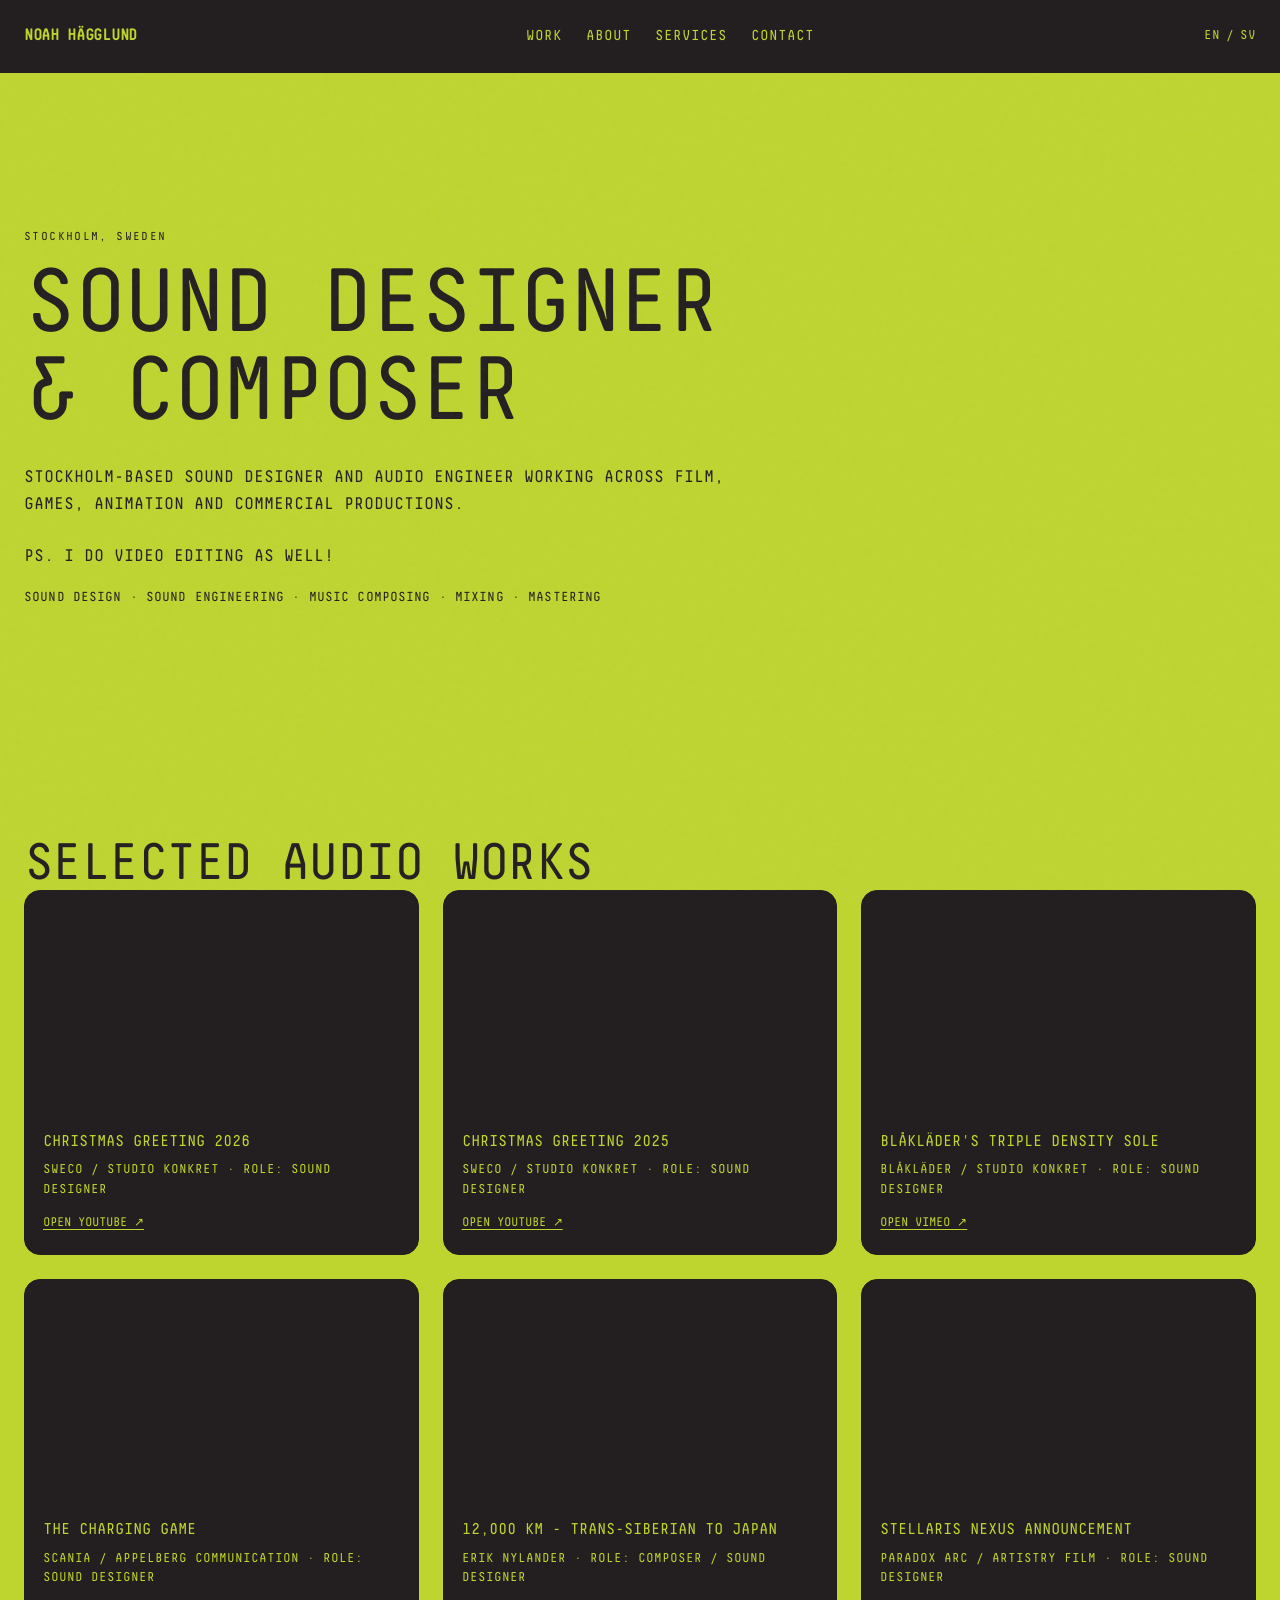
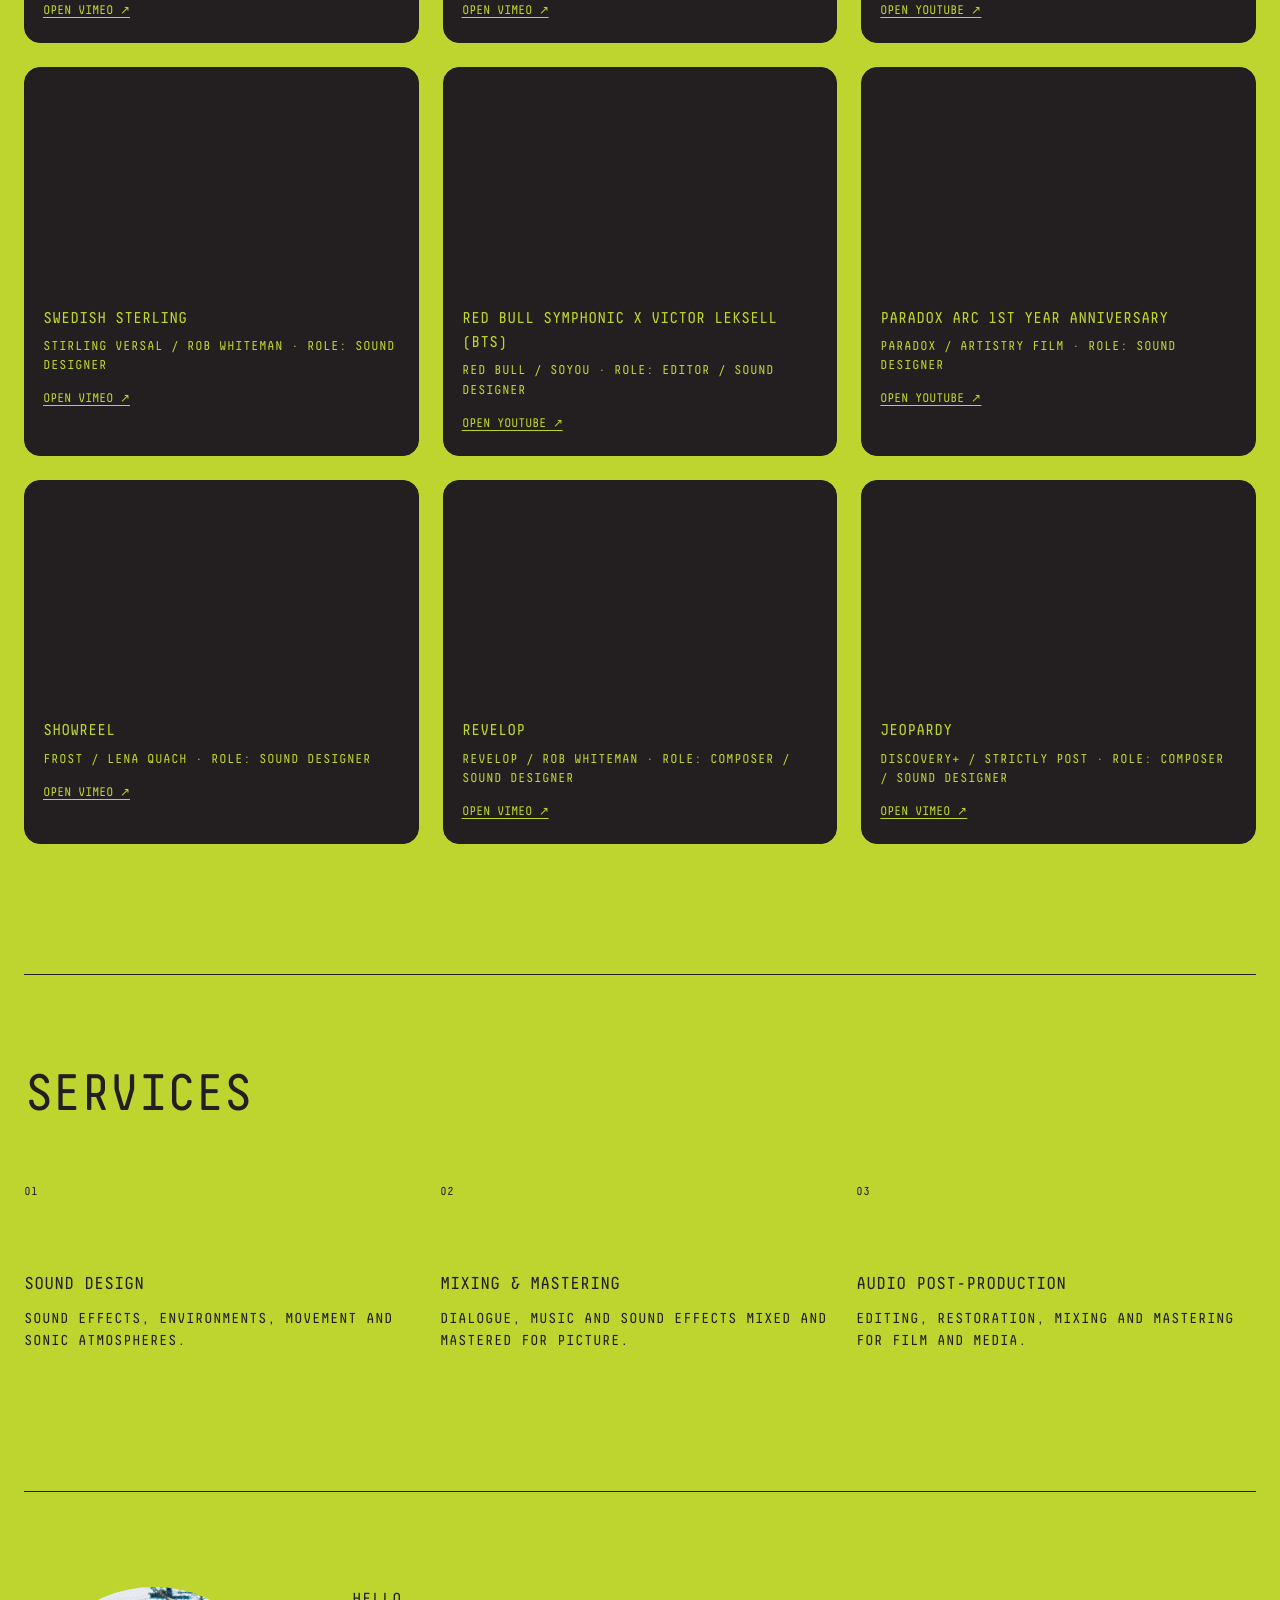
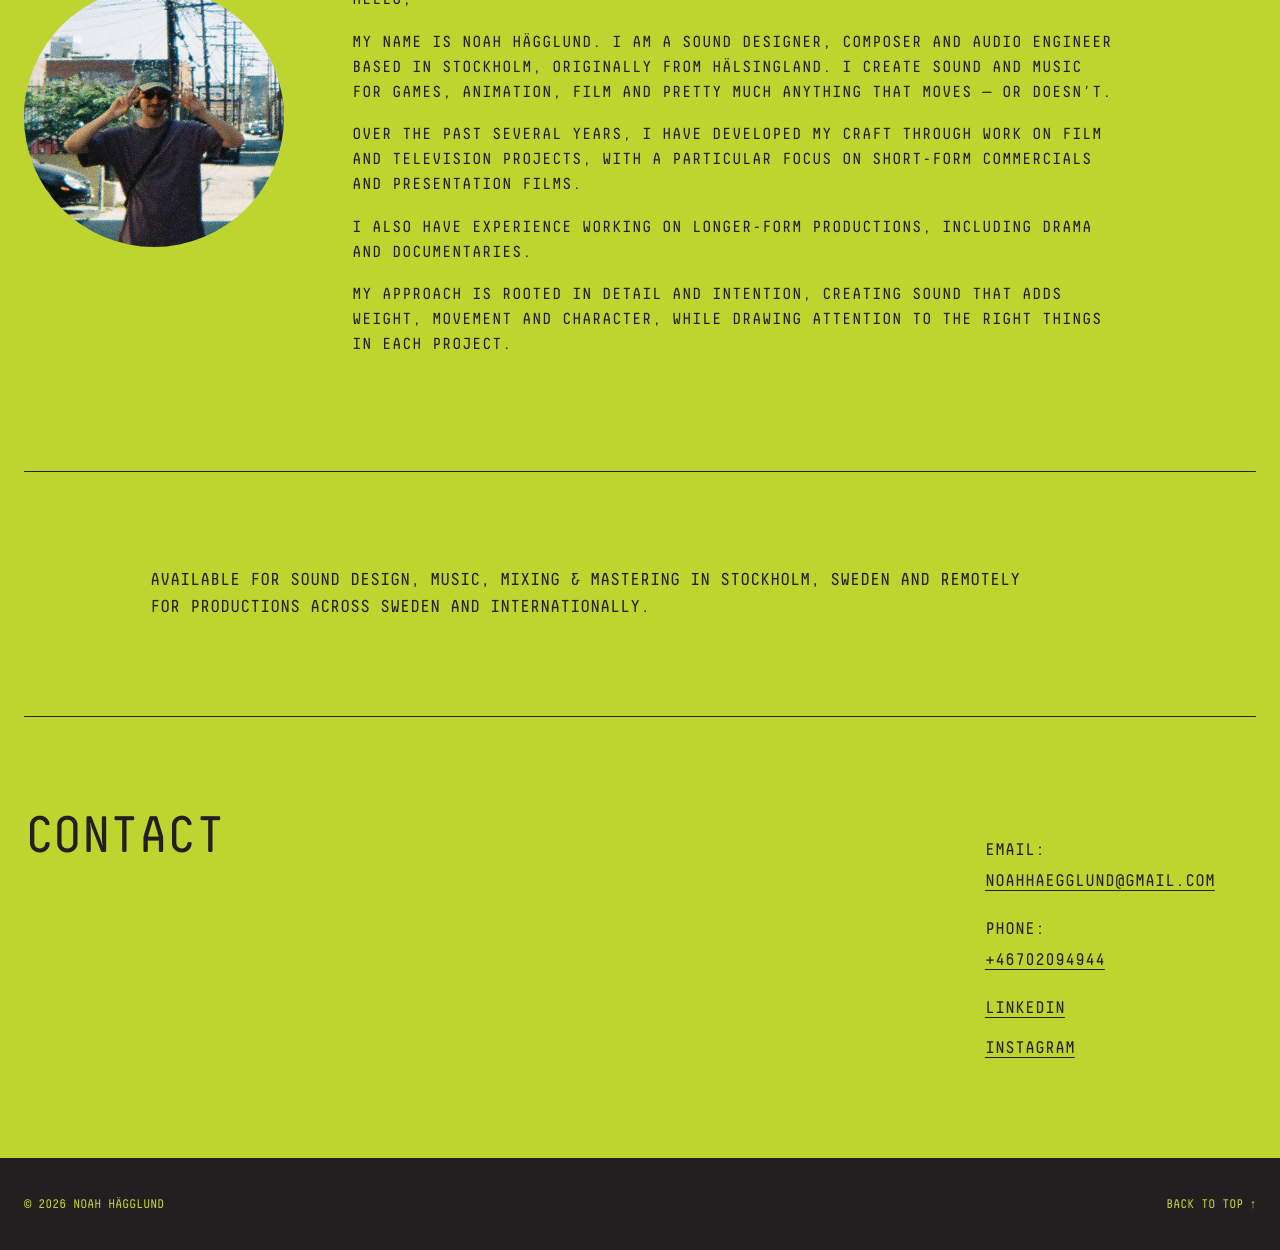
<file: index.html>
<!doctype html>
<html lang="en">
<head>
  <meta charset="utf-8">
  <meta name="viewport" content="width=device-width, initial-scale=1">
  <meta name="description" content="Noah Hägglund is a Stockholm, Sweden based sound designer, ljuddesigner, sound engineer and mixing engineer working with sound design, ljudläggning, mixing, mastering and audio post-production for film, games, animation and commercial productions. Ps. i also do video editing as well">
  <meta name="author" content="Noah Hägglund">
  <meta name="robots" content="index, follow">
  <link rel="icon" href="favicon.ico">
  <!-- Replace YOUR-DOMAIN.example with your real domain before publishing. -->
  <link rel="canonical" href="https://noahhagglund.com/">
  <meta property="og:type" content="website">
  <meta property="og:title" content="Sound Designer Stockholm | Noah Hägglund">
  <meta property="og:description" content="Stockholm, Sweden based sound designer, ljuddesigner, sound engineer and mixing engineer. Sound design, ljudläggning, mixing, mastering and audio post-production.">
  <meta property="og:url" content="https://noahhagglund.com/">
  <meta property="og:site_name" content="Noah Hägglund — Sound Designer">
  <meta name="twitter:card" content="summary">
  <script type="application/ld+json">
  {
    "@context": "https://schema.org",
    "@graph": [
      {
        "@type": "WebSite",
        "@id": "https://noahhagglund.com/",
        "url": "https://noahhagglund.com/",
        "name": "Noah Hägglund — Sound Designer"
      },
      {
        "@type": "Person",
        "@id": "https://noahhagglund.com/#person",
        "name": "Noah Hägglund",
        "jobTitle": "Sound Designer",
        "description": "Stockholm-based sound designer, composer, audio engineer and mixing engineer.",
        "address": {
          "@type": "PostalAddress",
          "addressLocality": "Stockholm",
          "addressCountry": "SE"
        },
        "sameAs": [
          "https://www.linkedin.com/in/noah-h%C3%A4gglund-johnson-103055141/",
          "https://www.instagram.com/_njhnsn/"
        ],
        "knowsAbout": [
          "Sound Design",
          "Sound Engineering",
          "Ljuddesign",
          "Ljudteknik",
          "Ljudläggning",
          "Mixing",
          "Mixing Engineering",
          "Mastering",
          "Audio Post-Production",
          "Film Sound",
          "Game Audio",
          "Music Composition"
        ]
      }
    ]
  }
  </script>
  <title>Sound Designer Stockholm | Noah Hägglund</title>
  <link rel="stylesheet" href="styles.css">
</head>
<body>
  <header class="site-header">
    <div class="container header-inner">
      <a class="brand" href="#top" id="brand">Portfolio</a>
      <nav class="nav" aria-label="Primary navigation">
        <a href="#work">Work</a>
        <a href="#about">About</a>
        <a href="#services">Services</a>
        <a href="#contact">Contact</a>
      </nav>

      <div class="language-switcher" aria-label="Language">
        <a href="index.html" class="active">EN</a>
        <span>/</span>
        <a href="sv/index.html">SV</a>
      </div>
    </div>
  </header>

  <main id="top">
    <section class="hero container">
      <p class="eyebrow" id="location"></p>
      <h1 id="headline"></h1>
      <p class="hero-copy" id="description"></p>
      <p class="service-focus">Sound design · Sound engineering · Music Composing · Mixing · Mastering</p>
    </section>

<section id="work" class="section">
  <div class="container">
    <div class="section-top">
      <div>
        <p class="section-kicker">01</p>
        <h2>Selected Audio Works</h2>

    <div class="project-grid" id="projects"></div>
  </div>
</section>

<section id="services" class="section">
  <div class="container">
    <div class="section-top">
      <div>
        <p class="section-kicker">03</p>
        <h2>Services</h2>
      </div>
    </div>

    <div class="service-grid" id="services-grid"></div>
  </div>
</section>
    
<section id="about" class="section section-soft">
  <div class="container two-col">
    <div class="about-photo">
      <img src="me.jpg" alt="Noah Hägglund">
    </div>

    <div class="copy" id="bio"></div>
  </div>
</section>
    
    <section class="section section-soft">
      <div class="container service-focus-block">
        <p class="section-kicker">Based in Stockholm</p>
        <p class="focus-copy">Available for sound design, music, mixing & mastering in Stockholm, Sweden and remotely for productions across Sweden and internationally.</p>
      </div>
    </section>

<section id="contact" class="section">
  <div class="container two-col">
    <div>
      <p class="section-kicker">04</p>
      <h2>Contact</h2>
    </div>

    <div>
      <p class="contact-lead"></p>
      <div class="contact-info" id="contact-info"></div>
    </div>
  </div>
</section>

  <footer class="site-footer">
    <div class="container footer-inner">
      <span>© <span id="year"></span> <span id="footer-name"></span></span>
      <a href="#top">Back to top ↑</a>
    </div>
  </footer>

  <script src="script.js"></script>
</body>
</html>
</file>
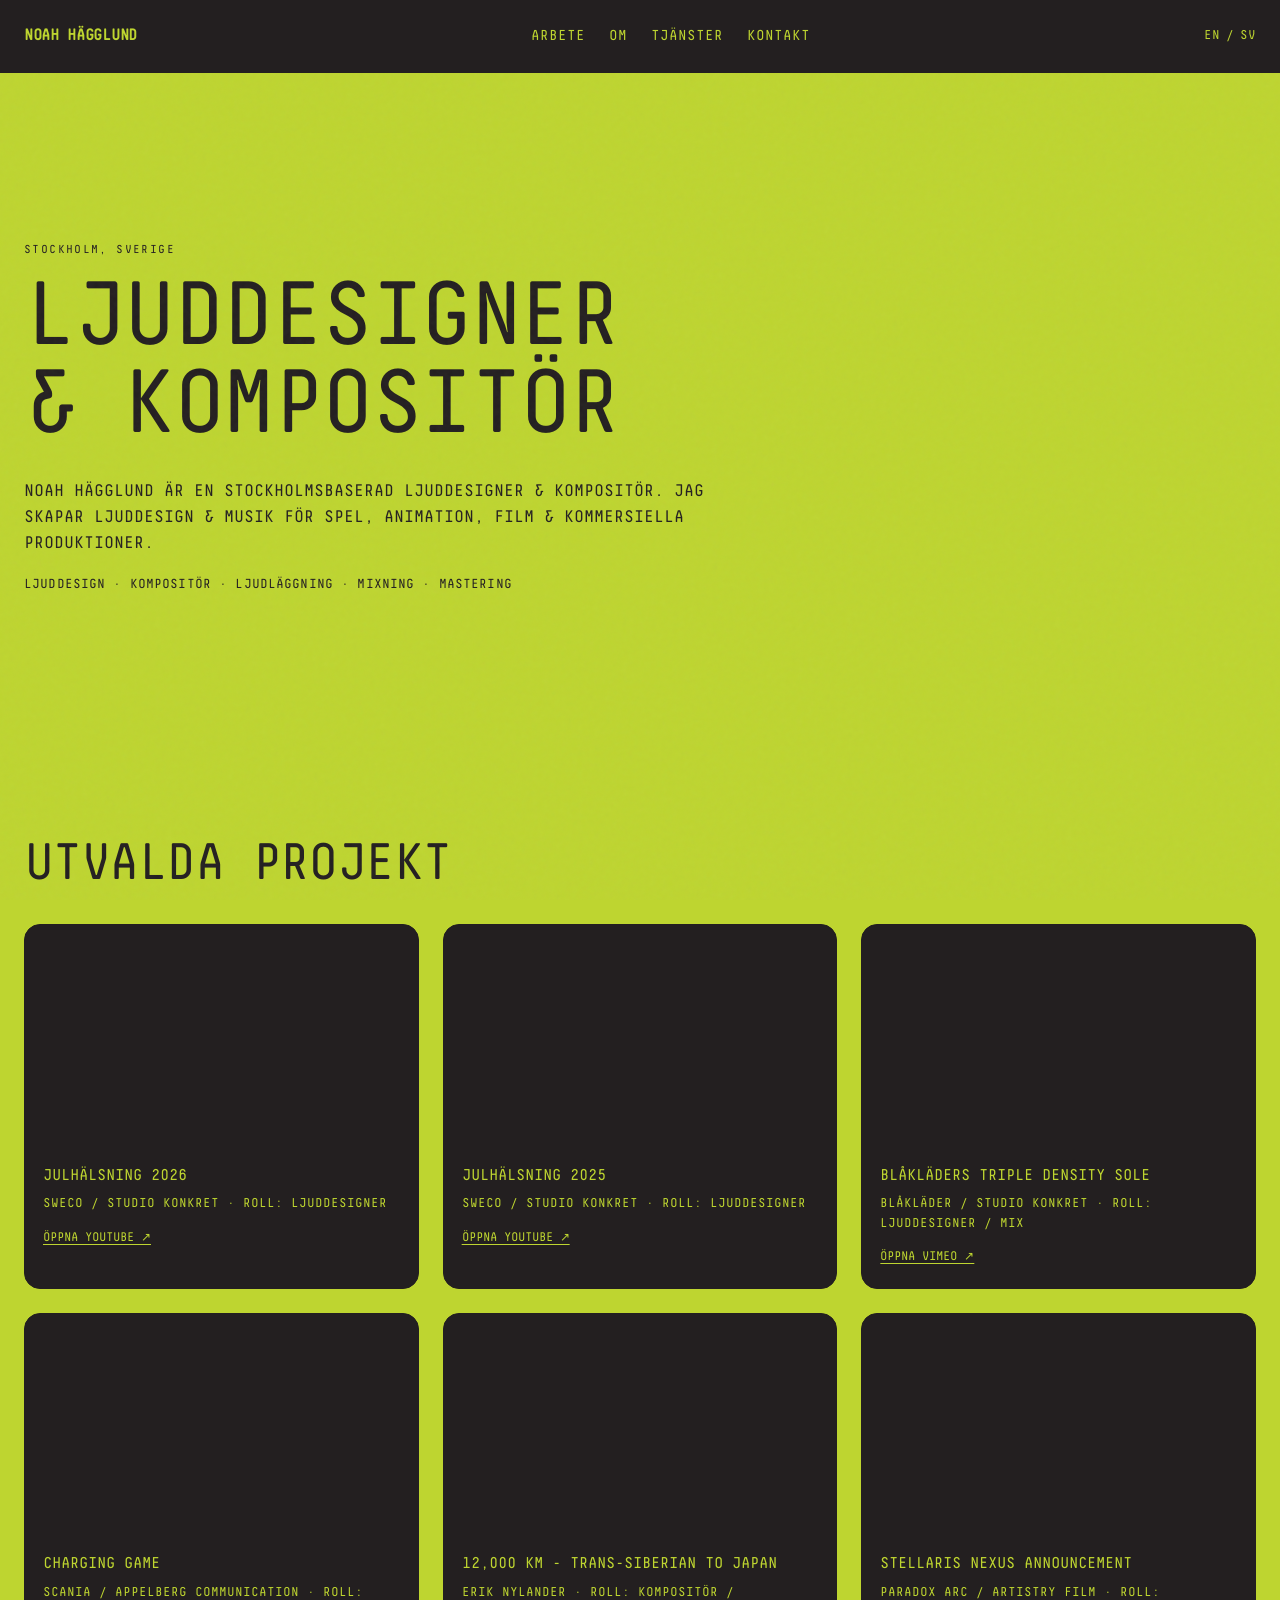
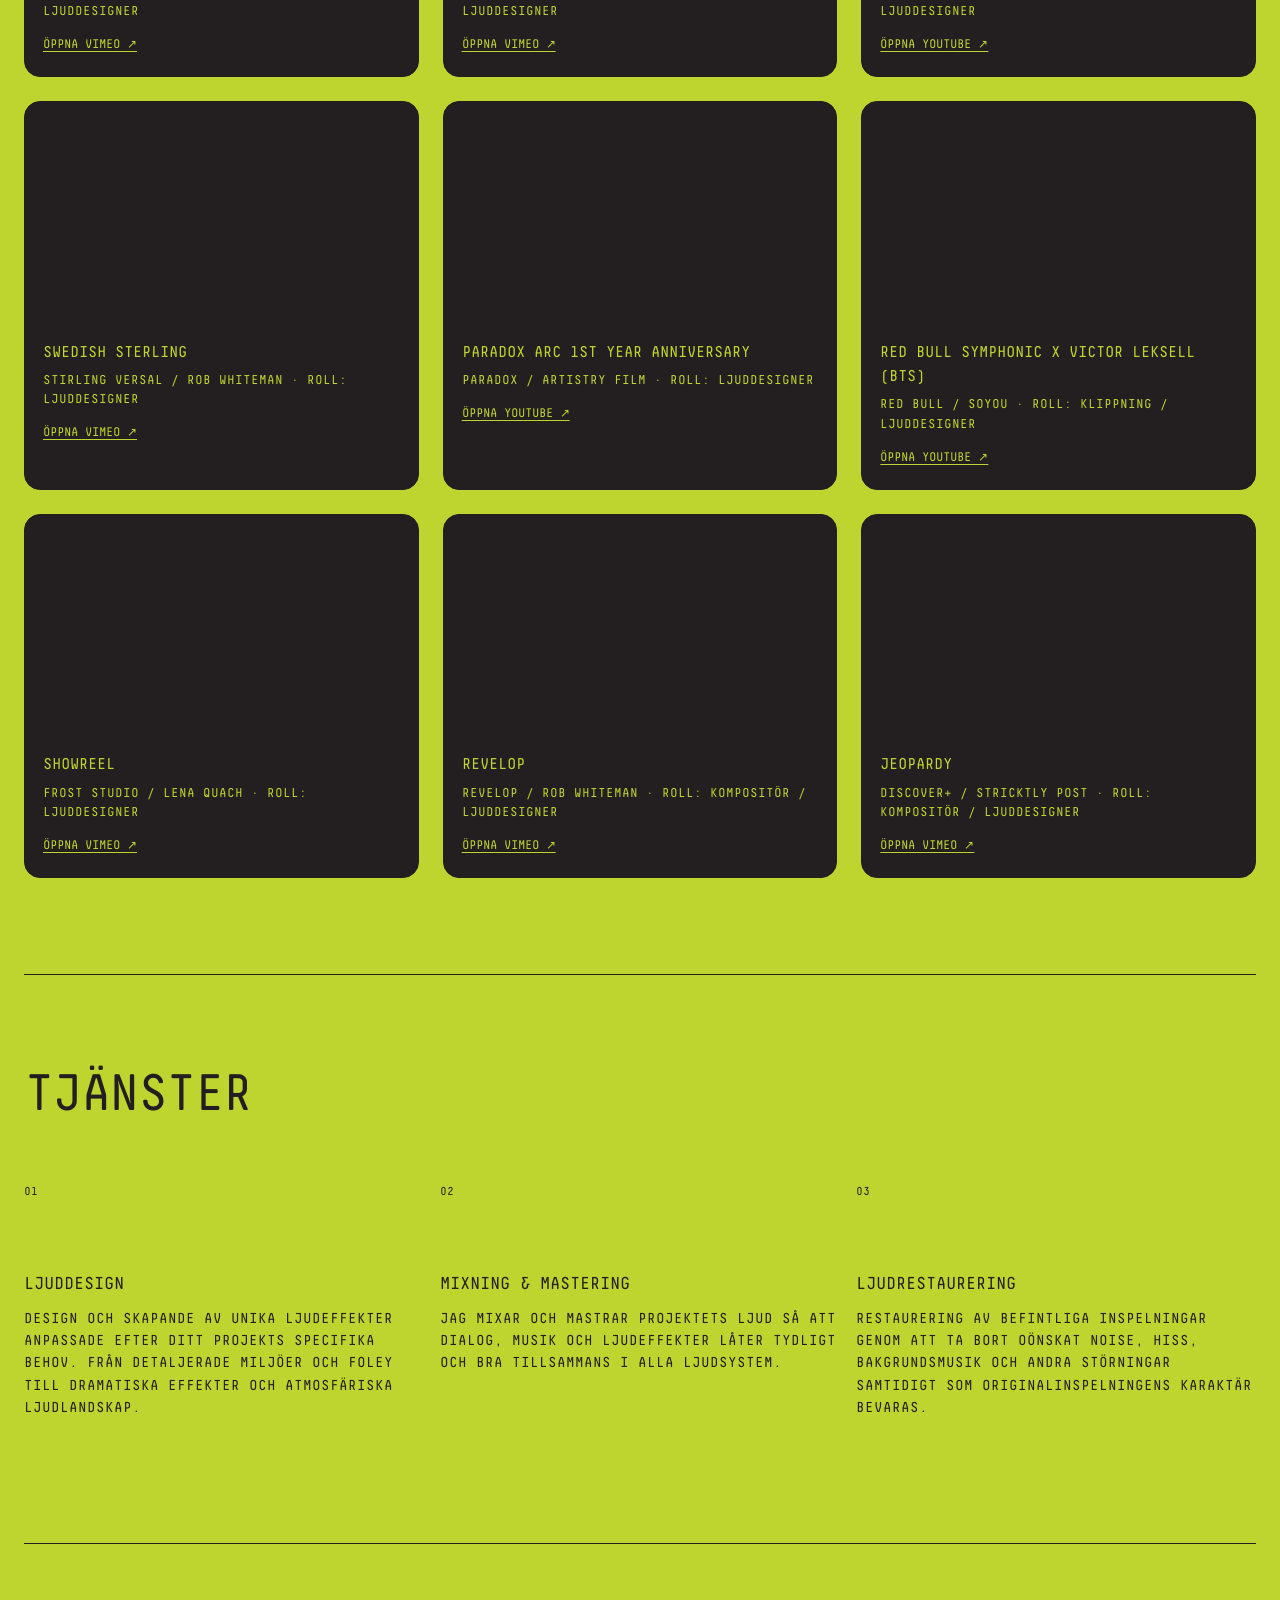
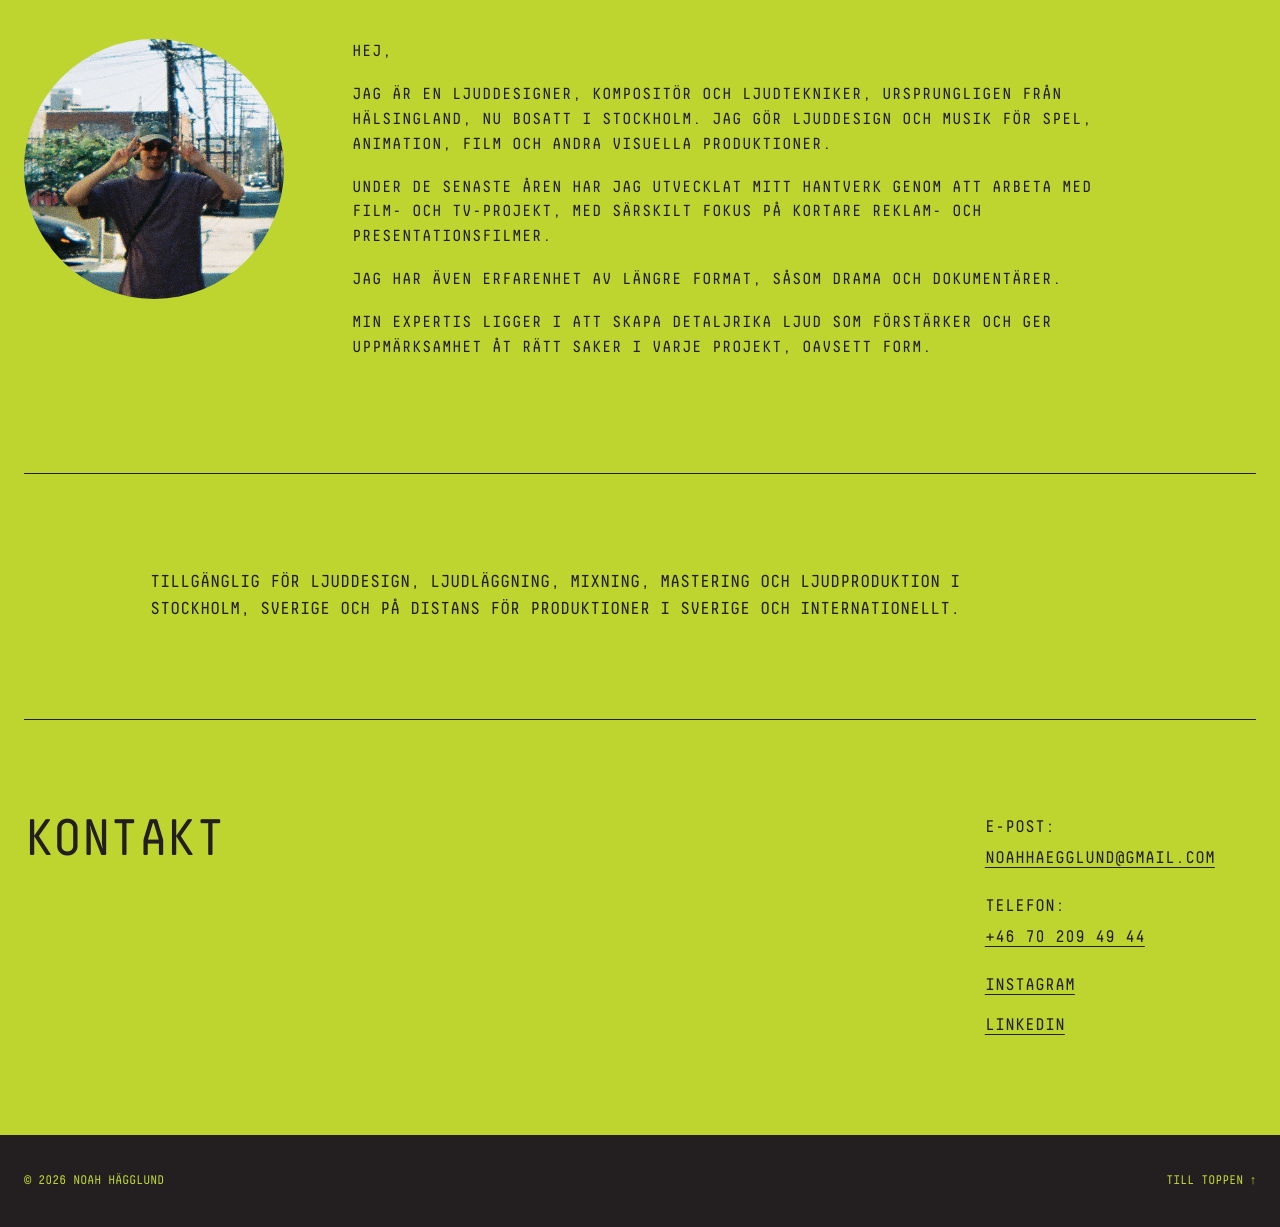
<file: sv/index.html>
<!doctype html>

<html lang="sv">

<head>
  <meta charset="utf-8">
  <meta name="viewport" content="width=device-width, initial-scale=1">

  <meta
    name="description"
    content="Noah Hägglund är en ljuddesigner, kompositör och ljudtekniker baserad i Stockholm, Sverige. Han arbetar med ljuddesign, ljudläggning, mixning, mastering och ljudproduktion för film, spel, animation och kommersiella produktioner."
  >

  <meta name="author" content="Noah Hägglund">
  <meta name="robots" content="index, follow">

  <link rel="icon" href="../favicon.ico">
  <link rel="canonical" href="https://noahhagglund.com/sv/">

  <meta property="og:type" content="website">
  <meta property="og:title" content="Ljuddesigner Stockholm | Noah Hägglund">
  <meta
    property="og:description"
    content="Noah Hägglund är en ljuddesigner, kompositör och ljudtekniker baserad i Stockholm, Sverige. Ljuddesign, mixning, mastering och ljudproduktion för film, spel, animation och reklam."
  >
  <meta property="og:url" content="https://noahhagglund.com/sv/">
  <meta property="og:site_name" content="Noah Hägglund — Sound Designer">

  <meta name="twitter:card" content="summary">

  <script type="application/ld+json">
  {
    "@context": "https://schema.org",
    "@graph": [
      {
        "@type": "WebSite",
        "@id": "https://noahhagglund.com/#website",
        "url": "https://noahhagglund.com/",
        "name": "Noah Hägglund — Sound Designer"
      },
      {
        "@type": "Person",
        "@id": "https://noahhagglund.com/#person",
        "name": "Noah Hägglund",
        "jobTitle": "Sound Designer",
        "description": "Ljuddesigner, kompositör, ljudtekniker och ljudmixare baserad i Stockholm.",
        "address": {
          "@type": "PostalAddress",
          "addressLocality": "Stockholm",
          "addressCountry": "SE"
        },
        "sameAs": [
          "https://www.linkedin.com/in/noah-h%C3%A4gglund-johnson-103055141/",
          "https://www.instagram.com/_njhnsn/"
        ],
        "knowsAbout": [
          "Sound Design",
          "Sound Engineering",
          "Ljuddesign",
          "Ljudteknik",
          "Ljudläggning",
          "Mixing",
          "Mixing Engineering",
          "Mastering",
          "Audio Post-Production",
          "Film Sound",
          "Game Audio",
          "Music Composition"
        ]
      }
    ]
  }
  </script>

  <title>Ljuddesigner Stockholm | Noah Hägglund</title>

  <link rel="stylesheet" href="../styles.css">
</head>

<body>

  <header class="site-header">
    <div class="container header-inner">

      <a class="brand" href="#top">Noah Hägglund</a>

      <nav class="nav" aria-label="Huvudnavigation">
        <a href="#work">Arbete</a>
        <a href="#about">Om</a>
        <a href="#services">Tjänster</a>
        <a href="#contact">Kontakt</a>
      </nav>

      <div class="language-switcher" aria-label="Språk">
        <a href="../index.html">EN</a>
        <span>/</span>
        <a href="index.html" class="active">SV</a>
      </div>

    </div>
  </header>


  <main id="top">

    <!-- =========================================================
         HERO
         ========================================================= -->

    <section class="hero container">

      <p class="eyebrow" id="location">
        Stockholm, Sverige
      </p>

      <h1 id="headline">
        Ljuddesigner<br>& Kompositör
      </h1>

      <p class="hero-copy" id="description">
        Noah Hägglund är en Stockholmsbaserad ljuddesigner & kompositör. Jag skapar ljuddesign & musik för spel, animation, film & kommersiella produktioner.
      </p>

      <p class="service-focus">
        Ljuddesign · Kompositör · Ljudläggning · Mixning · Mastering
      </p>

    </section>


    <!-- =========================================================
         WORK
         ========================================================= -->

   <section id="work" class="section">
  <div class="container">
  
      <div class="section-top">

        <div>
          <p class="section-kicker">01</p>
          <h2>Utvalda projekt</h2>
        </div>

      </div>


      <div class="project-grid" id="projects">


        <article class="project-card">

          <div class="video-wrap">
            <iframe
              src="https://www.youtube.com/embed/_bZya92FC8I?controls=1&modestbranding=1&rel=0&playsinline=1&enablejsapi=1"
              title="Julhälsning 2026"
              loading="lazy"
              allow="autoplay; fullscreen; picture-in-picture"
              allowfullscreen>
            </iframe>
          </div>

          <div class="project-body">

            <h3 class="project-title">
              Julhälsning 2026
            </h3>

            <p class="project-meta">
              Sweco / Studio Konkret · Roll: Ljuddesigner
            </p>

            <a
              class="project-link"
              href="https://www.youtube.com/embed/_bZya92FC8I?controls=1&modestbranding=1&rel=0&playsinline=1&enablejsapi=1"
              target="_blank"
              rel="noopener noreferrer">
              Öppna YouTube ↗
            </a>

          </div>

        </article>


        <article class="project-card">

          <div class="video-wrap">
            <iframe
              src="https://www.youtube.com/embed/7YHTXxKZF6k?controls=1&modestbranding=1&rel=0&playsinline=1&enablejsapi=1"
              title="Julhälsning 2025"
              loading="lazy"
              allow="autoplay; fullscreen; picture-in-picture"
              allowfullscreen>
            </iframe>
          </div>

          <div class="project-body">

            <h3 class="project-title">
              Julhälsning 2025
            </h3>

            <p class="project-meta">
              Sweco / Studio Konkret · Roll: Ljuddesigner
            </p>

            <a
              class="project-link"
              href="https://www.youtube.com/embed/7YHTXxKZF6k?controls=1&modestbranding=1&rel=0&playsinline=1&enablejsapi=1"
              target="_blank"
              rel="noopener noreferrer">
              Öppna YouTube ↗
            </a>

          </div>

        </article>


        <article class="project-card">

          <div class="video-wrap">
            <iframe
              src="https://player.vimeo.com/video/1098969894?h=e0b7eb809e&controls=1&title=0&byline=0&portrait=0&badge=0&autopause=0"
              title="Blåkläders Triple Density Sole"
              loading="lazy"
              allow="autoplay; fullscreen; picture-in-picture"
              allowfullscreen>
            </iframe>
          </div>

          <div class="project-body">

            <h3 class="project-title">
              Blåkläders Triple Density Sole
            </h3>

            <p class="project-meta">
              BlåKläder / Studio Konkret · Roll: Ljuddesigner / Mix
            </p>

            <a
              class="project-link"
              href="https://player.vimeo.com/video/1098969894?h=e0b7eb809e&controls=1&title=0&byline=0&portrait=0&badge=0&autopause=0"
              target="_blank"
              rel="noopener noreferrer">
              Öppna Vimeo ↗
            </a>

          </div>

        </article>


        <article class="project-card">

          <div class="video-wrap">
            <iframe
              src="https://player.vimeo.com/video/1084888893?h=dfa957d328&controls=1&title=0&byline=0&portrait=0&badge=0&autopause=0"
              title="Charging game"
              loading="lazy"
              allow="autoplay; fullscreen; picture-in-picture"
              allowfullscreen>
            </iframe>
          </div>

          <div class="project-body">

            <h3 class="project-title">
              Charging game
            </h3>

            <p class="project-meta">
              Scania / Appelberg Communication · Roll: Ljuddesigner
            </p>

            <a
              class="project-link"
              href="https://player.vimeo.com/video/1084888893?h=dfa957d328&controls=1&title=0&byline=0&portrait=0&badge=0&autopause=0"
              target="_blank"
              rel="noopener noreferrer">
              Öppna Vimeo ↗
            </a>

          </div>

        </article>


        <article class="project-card">

          <div class="video-wrap">
            <iframe
              src="https://player.vimeo.com/video/476216027?h=d37157fb46&controls=1&title=0&byline=0&portrait=0&badge=0&autopause=0"
              title="12,000 KM - Trans-Siberian to Japan"
              loading="lazy"
              allow="autoplay; fullscreen; picture-in-picture"
              allowfullscreen>
            </iframe>
          </div>

          <div class="project-body">

            <h3 class="project-title">
              12,000 KM - Trans-Siberian to Japan
            </h3>

            <p class="project-meta">
              Erik Nylander · Roll: Kompositör / Ljuddesigner
            </p>

            <a
              class="project-link"
              href="https://player.vimeo.com/video/476216027?h=d37157fb46&controls=1&title=0&byline=0&portrait=0&badge=0&autopause=0"
              target="_blank"
              rel="noopener noreferrer">
              Öppna Vimeo ↗
            </a>

          </div>

        </article>


        <article class="project-card">

          <div class="video-wrap">
            <iframe
              src="https://www.youtube.com/embed/ygVyPM1IvMU?si=BsGllRj1LELklwtg"
              title="Stellaris Nexus Announcement"
              loading="lazy"
              allow="autoplay; fullscreen; picture-in-picture"
              allowfullscreen>
            </iframe>
          </div>

          <div class="project-body">

            <h3 class="project-title">
              Stellaris Nexus Announcement
            </h3>

            <p class="project-meta">
              Paradox Arc / Artistry Film · Roll: Ljuddesigner
            </p>

            <a
              class="project-link"
              href="https://www.youtube.com/embed/ygVyPM1IvMU?si=BsGllRj1LELklwtg"
              target="_blank"
              rel="noopener noreferrer">
              Öppna YouTube ↗
            </a>

          </div>

        </article>


        <article class="project-card">

          <div class="video-wrap">
            <iframe
              src="https://player.vimeo.com/video/807228365?h=071261df06&controls=1&title=0&byline=0&portrait=0&badge=0&autopause=0"
              title="Swedish Sterling"
              loading="lazy"
              allow="autoplay; fullscreen; picture-in-picture"
              allowfullscreen>
            </iframe>
          </div>

          <div class="project-body">

            <h3 class="project-title">
              Swedish Sterling
            </h3>

            <p class="project-meta">
              Stirling Versal / Rob Whiteman · Roll: Ljuddesigner
            </p>

            <a
              class="project-link"
              href="https://player.vimeo.com/video/807228365?h=071261df06&controls=1&title=0&byline=0&portrait=0&badge=0&autopause=0"
              target="_blank"
              rel="noopener noreferrer">
              Öppna Vimeo ↗
            </a>

          </div>

        </article>


        <article class="project-card">

          <div class="video-wrap">
            <iframe
              src="https://www.youtube.com/embed/j9HB7QnrZMg?controls=1&modestbranding=1&rel=0&playsinline=1&enablejsapi=1"
              title="Paradox Arc 1st Year Anniversary"
              loading="lazy"
              allow="autoplay; fullscreen; picture-in-picture"
              allowfullscreen>
            </iframe>
          </div>

          <div class="project-body">

            <h3 class="project-title">
              Paradox Arc 1st Year Anniversary
            </h3>

            <p class="project-meta">
              Paradox / Artistry Film · Roll: Ljuddesigner
            </p>

            <a
              class="project-link"
              href="https://www.youtube.com/embed/j9HB7QnrZMg?controls=1&modestbranding=1&rel=0&playsinline=1&enablejsapi=1"
              target="_blank"
              rel="noopener noreferrer">
              Öppna YouTube ↗
            </a>

          </div>

        </article>


        <article class="project-card">

          <div class="video-wrap">
            <iframe
              src="https://www.youtube.com/embed/qAWUTnCIgBg?controls=1&modestbranding=1&rel=0&playsinline=1&enablejsapi=1"
              title="Red Bull Symphonic x Victor Leksell (BTS)"
              loading="lazy"
              allow="autoplay; fullscreen; picture-in-picture"
              allowfullscreen>
            </iframe>
          </div>

          <div class="project-body">

            <h3 class="project-title">
              Red Bull Symphonic x Victor Leksell (BTS)
            </h3>

            <p class="project-meta">
              Red Bull / SoYou · Roll: Klippning / Ljuddesigner
            </p>

            <a
              class="project-link"
              href="https://www.youtube.com/embed/qAWUTnCIgBg?controls=1&modestbranding=1&rel=0&playsinline=1&enablejsapi=1"
              target="_blank"
              rel="noopener noreferrer">
              Öppna YouTube ↗
            </a>

          </div>

        </article>


        <article class="project-card">

          <div class="video-wrap">
            <iframe
              src="https://player.vimeo.com/video/807228093?h=772195fad5&controls=1&title=0&byline=0&portrait=0&badge=0&autopause=0"
              title="Showreel"
              loading="lazy"
              allow="autoplay; fullscreen; picture-in-picture"
              allowfullscreen>
            </iframe>
          </div>

          <div class="project-body">

            <h3 class="project-title">
              Showreel
            </h3>

            <p class="project-meta">
              Frost Studio / Lena Quach · Roll: Ljuddesigner
            </p>

            <a
              class="project-link"
              href="https://player.vimeo.com/video/807228093?h=772195fad5&controls=1&title=0&byline=0&portrait=0&badge=0&autopause=0"
              target="_blank"
              rel="noopener noreferrer">
              Öppna Vimeo ↗
            </a>

          </div>

        </article>


        <article class="project-card">

          <div class="video-wrap">
            <iframe
              src="https://player.vimeo.com/video/807228185?h=ece2d146ee&controls=1&title=0&byline=0&portrait=0&badge=0&autopause=0"
              title="Revelop"
              loading="lazy"
              allow="autoplay; fullscreen; picture-in-picture"
              allowfullscreen>
            </iframe>
          </div>

          <div class="project-body">

            <h3 class="project-title">
              Revelop
            </h3>

            <p class="project-meta">
              Revelop / Rob Whiteman · Roll: Kompositör / Ljuddesigner
            </p>

            <a
              class="project-link"
              href="https://player.vimeo.com/video/807228185?h=ece2d146ee&controls=1&title=0&byline=0&portrait=0&badge=0&autopause=0"
              target="_blank"
              rel="noopener noreferrer">
              Öppna Vimeo ↗
            </a>

          </div>

        </article>


        <article class="project-card">

          <div class="video-wrap">
            <iframe
              src="https://player.vimeo.com/video/901874454?h=c22ebfa144&controls=1&title=0&byline=0&portrait=0&badge=0&autopause=0"
              title="Jeopardy"
              loading="lazy"
              allow="autoplay; fullscreen; picture-in-picture"
              allowfullscreen>
            </iframe>
          </div>

          <div class="project-body">

            <h3 class="project-title">
              Jeopardy
            </h3>

            <p class="project-meta">
              Discover+ / Stricktly Post · Roll: Kompositör / Ljuddesigner
            </p>

            <a
              class="project-link"
              href="https://player.vimeo.com/video/901874454?h=c22ebfa144&controls=1&title=0&byline=0&portrait=0&badge=0&autopause=0"
              target="_blank"
              rel="noopener noreferrer">
              Öppna Vimeo ↗
            </a>

          </div>

        </article>


      </div>
    </section>


<!-- =========================================================
       SERVICES
       ========================================================= --> 
       <section id="services" class="section"> 
       <div class="container">
       
        <div class="section-top"> 
        <div> 
        <p class="section-kicker">02</p>
         <h2>Tjänster</h2> 
         </div> 
         
         </div> 
         
         <div class="service-grid" id="services-grid"> 
         <article class="service">
          <div class="service-number">01</div> 
          <h3>Ljuddesign</h3>
           <p> Design och skapande av unika ljudeffekter anpassade efter ditt projekts specifika behov. Från detaljerade miljöer och foley till dramatiska effekter och atmosfäriska ljudlandskap.
           </p> 
           </article> 
           <article class="service"> 
           <div class="service-number">02</div> 
           <h3>Mixning &amp; Mastering</h3> 
           <p> 
           Jag mixar och mastrar projektets ljud så att dialog, musik och ljudeffekter låter tydligt och bra tillsammans i alla ljudsystem. 
           </p> 
           </article> 
           <article class="service"> 
           <div class="service-number">03</div> 
           <h3>Ljudrestaurering</h3>
            <p> Restaurering av befintliga inspelningar genom att ta bort oönskat noise, hiss, bakgrundsmusik och andra störningar samtidigt som originalinspelningens karaktär bevaras. 
            </p> 
            
            </article> 
            
            </div> 
            
            </div> 
            
            </section>


    <!-- =========================================================
         ABOUT
         ========================================================= -->

    <section id="about" class="section section-soft">

      <div class="container two-col">

        <div class="about-photo">
          <img src="../me.jpg" alt="Noah Hägglund">
        </div>


        <div class="copy" id="bio">

          <p>Hej,</p>

          <p>
            Jag är en ljuddesigner, kompositör och ljudtekniker, ursprungligen från Hälsingland, nu bosatt i Stockholm. Jag gör ljuddesign och musik för spel, animation, film och andra visuella produktioner.
          </p>

          <p>
            Under de senaste åren har jag utvecklat mitt hantverk genom att arbeta med film- och TV-projekt, med särskilt fokus på kortare reklam- och presentationsfilmer.
          </p>

          <p>
            Jag har även erfarenhet av längre format, såsom drama och dokumentärer.
          </p>

          <p>
            Min expertis ligger i att skapa detaljrika ljud som förstärker och ger uppmärksamhet åt rätt saker i varje projekt, oavsett form.
          </p>

        </div>

      </div>

    </section>


    <!-- =========================================================
         STOCKHOLM
         ========================================================= -->

    <section class="section section-soft">

      <div class="container service-focus-block">

        <p class="section-kicker">
          Baserad i Stockholm
        </p>

        <p class="focus-copy">
          Tillgänglig för ljuddesign, ljudläggning, mixning, mastering och ljudproduktion i Stockholm, Sverige och på distans för produktioner i Sverige och internationellt.
        </p>

      </div>

    </section>


<!-- =========================================================
     CONTACT
     ========================================================= -->

<section id="contact" class="section">
  <div class="container two-col">

    <div>
      <p class="section-kicker">04</p>
      <h2>Kontakt</h2>
    </div>

    <div>
    
          <div class="contact-info" id="contact-info">

            <div class="contact-email">
              <span>E-post:</span>
              <a href="mailto:noahhaegglund@gmail.com">
                noahhaegglund@gmail.com
              </a>
            </div>

            <div class="contact-phone">
              <span>Telefon:</span>
              <a href="tel:+46702094944">
                +46 70 209 49 44
              </a>
            </div>

            <div class="contact-socials">

              <a
                href="https://www.instagram.com/_njhnsn/"
                target="_blank"
                rel="noopener noreferrer">
                Instagram
              </a>

              <a
                href="https://www.linkedin.com/in/noah-h%C3%A4gglund-johnson-103055141/"
                target="_blank"
                rel="noopener noreferrer">
                LinkedIn
              </a>

        </div>

      </div>

    </section>

  </main>


  <footer class="site-footer">

    <div class="container footer-inner">

      <span>
        © <span id="year"></span> Noah Hägglund
      </span>

      <a href="#top">
        Till toppen ↑
      </a>

    </div>

  </footer>


  <script>
    document.getElementById("year").textContent = new Date().getFullYear();
  </script>
</file>
<file: styles.css>
@font-face{
  font-family:'DecimaMonoPro';
  src:url('./fonts/DecimaMonoPro 400.otf') format('opentype');
  font-weight:400;
  font-style:normal;
  font-display:swap;
}

:root{
  --lime:#BED530;
  --black:#231F20;
  --max:1320px;
}

*{
  box-sizing:border-box;
}

html{
  scroll-behavior:smooth;
}

body{
  margin:0;
  background:var(--lime);
  color:var(--black);
  font-family:'DecimaMonoPro',Arial,sans-serif;
  line-height:1.55;
  -webkit-font-smoothing:antialiased;
}

/* =========================================================
   BACKGROUND TEXTURE
   ========================================================= */

body::before{
  content:"";
  position:fixed;
  inset:0;
  pointer-events:none;
  z-index:10;
  opacity:.06;
  background-image:url("data:image/svg+xml,%3Csvg viewBox='0 0 200 200' xmlns='http://www.w3.org/2000/svg'%3E%3Cfilter id='n'%3E%3CfeTurbulence type='fractalNoise' baseFrequency='.8' numOctaves='4' stitchTiles='stitch'/%3E%3C/filter%3E%3Crect width='100%25' height='100%25' filter='url(%23n)' opacity='.7'/%3E%3C/svg%3E");
}

a{
  color:inherit;
  text-decoration:none;
}

.container{
  width:min(calc(100% - 48px),var(--max));
  margin:0 auto;
}


/* =========================================================
   HEADER
   ========================================================= */

.site-header{
  position:sticky;
  top:0;
  z-index:50;
  background:var(--black);
  color:var(--lime);
  border-bottom:1px solid var(--black);
}

.header-inner{
  min-height:72px;
  display:flex;
  align-items:center;
  justify-content:space-between;
}

.brand{
  color:var(--lime);
  font-size:.98rem;
  font-weight:600;
  letter-spacing:-.02em;
}

.nav{
  display:flex;
  gap:24px;
  color:var(--lime);
  font-size:.9rem;
}

.nav a{
  color:var(--lime);
  transition:opacity .2s ease;
}

.nav a:hover{
  opacity:.55;
}

.nav a.active{
  color:var(--lime);
}

.language-switcher{
  display:flex;
  align-items:center;
  gap:6px;
  color:var(--lime);
  font-size:.8rem;
}

.language-switcher a{
  color:var(--lime);
}

.language-switcher a:hover{
  opacity:.55;
}


/* =========================================================
   TYPOGRAPHY
   ========================================================= */

.eyebrow,
.section-kicker{
  margin:0 0 16px;
  color:var(--black);
  font-size:.72rem;
  letter-spacing:.12em;
  text-transform:uppercase;
}

h1,
h2,
h3{
  margin:0;
  color:var(--black);
  font-weight:400;
}

h1,
h2{
  letter-spacing:-.05em;
}

h1{
  font-size:clamp(3rem,7vw,6.5rem);
  line-height:.98;
  max-width:1000px;
}

#headline{
  white-space:nowrap;
}

h2{
  font-size:clamp(2rem,4vw,3.6rem);
  line-height:1;
}


/* =========================================================
   HERO
   ========================================================= */

.hero{
  min-height:calc(100vh - 230px);
  padding:100px 0 80px;
  display:flex;
  flex-direction:column;
  justify-content:center;
}

.hero-copy{
  max-width:720px;
  margin:28px 0 0;
  color:var(--black);
  font-size:1.05rem;
}

.service-focus{
  margin:18px 0 0;
  color:var(--black);
  font-size:.82rem;
  letter-spacing:.01em;
}


/* =========================================================
   SECTIONS
   ========================================================= */

.section{
  position:relative;
  padding:96px 0;
  background:var(--lime);
  color:var(--black);
}

.section-kicker{
  display:none;
}

.section + .section::before{
  content:"";
  position:absolute;
  top:0;
  left:50%;
  width:min(calc(100% - 48px),var(--max));
  height:1px;
  background:var(--black);
  transform:translateX(-50%);
}

.hero + .section::before{
  display:none;
}


/* =========================================================
   SECTION HEADER
   ========================================================= */

.section-top{
  display:flex;
  justify-content:space-between;
  align-items:end;
  gap:20px;
  margin-bottom:34px;
}

.section-note{
  margin:0;
  color:var(--black);
  font-size:.82rem;
}

.service-focus-block{
  max-width:980px;
}

.focus-copy{
  max-width:880px;
  margin:0;
  color:var(--black);
  font-size:1.08rem;
}


/* =========================================================
   PROJECTS
   ========================================================= */

.project-grid{
  display:grid;
  grid-template-columns:repeat(3,minmax(0,1fr));
  gap:24px;
}

.project-card{
  background:var(--black);
  border:1px solid var(--black);
  border-radius:16px;
  overflow:hidden;
  color:var(--lime);
  transition:
    transform .2s ease,
    box-shadow .2s ease;
}

.project-card:hover{
  transform:translateY(-4px);
  box-shadow:0 12px 30px rgba(35,31,32,.15);
}

.video-wrap{
  position:relative;
  z-index:20;
  aspect-ratio:16/9;
  background:var(--black);
}

.video-wrap iframe{
  width:100%;
  height:100%;
  display:block;
  border:0;
}

.project-body{
  padding:18px 18px 20px;
  background:var(--black);
}

.project-title{
  margin:0 0 6px;
  color:var(--lime);
  font-size:.98rem;
  font-weight:400;
}

.project-meta{
  margin:0;
  color:var(--lime);
  font-size:.8rem;
  line-height:1.5;
}

.project-link{
  display:inline-flex;
  margin-top:14px;
  color:var(--lime);
  font-size:.78rem;
  text-decoration:underline;
  text-underline-offset:3px;
}

.project-link:hover{
  opacity:.55;
}


/* =========================================================
   ABOUT
   ========================================================= */

.two-col{
  display:grid;
  grid-template-columns:280px minmax(0,1fr);
  gap:48px;
}

.about-photo{
  width:260px;
  height:260px;
  overflow:hidden;
  border-radius:50%;
  display:flex;
  align-items:center;
  justify-content:center;
}

.about-photo img{
  width:100%;
  height:100%;
  object-fit:cover;
  object-position:center;
  display:block;
  transform:scale(1.2);
}

.copy{
  max-width:760px;
}

.copy p{
  margin:0 0 18px;
  color:var(--black);
}


/* =========================================================
   SERVICES
   ========================================================= */

.service-grid{
  display:grid;
  grid-template-columns:repeat(3,minmax(0,1fr));
  gap:16px;
}

.service{
  background:transparent;
  border:none;
  border-radius:0;
  padding:28px 0;
  min-height:240px;
}

.service-number{
  color:var(--black);
  font-size:.72rem;
}

.service h3{
  margin:70px 0 10px;
  color:var(--black);
  font-size:1.08rem;
}

.service p{
  margin:0;
  color:var(--black);
  font-size:.9rem;
}


/* =========================================================
   CONTACT
   ========================================================= */

.contact-lead{
  max-width:700px;
  margin:0 0 26px;
  color:var(--black);
  font-size:clamp(1.8rem,3.5vw,3.2rem);
  line-height:1;
  letter-spacing:-.05em;
}

.contact-info{
  display:flex;
  flex-direction:column;
  gap:22px;
}

#contact .two-col > div:last-child{
  justify-self:end;
  width:30%;
}

.contact-email,
.contact-phone{
  display:flex;
  flex-direction:column;
  gap:5px;
  color:var(--black);
  font-size:1.05rem;
}

.contact-email a,
.contact-phone a{
  display:block;
  width:max-content;
  color:var(--black);
  text-decoration:underline;
  text-underline-offset:4px;
}

.contact-socials{
  display:flex;
  flex-direction:column;
  align-items:flex-start;
  gap:14px;
  margin-top:0;
}

.contact-socials a{
  color:var(--black);
  font-size:1.05rem;
  text-decoration:underline;
  text-underline-offset:4px;
}

.contact-email a:hover,
.contact-phone a:hover,
.contact-socials a:hover{
  opacity:.55;
}


/* =========================================================
   CONTACT — MOBILE
   ========================================================= */

@media(max-width:720px){

  #contact .two-col{
    grid-template-columns:1fr;
    gap:24px;
  }

  #contact .two-col > div:last-child{
    justify-self:start;
    width:100%;
    max-width:none;
  }
}


/* =========================================================
   FOOTER
   ========================================================= */

.site-footer{
  background:var(--black);
  color:var(--lime);
}

.footer-inner{
  min-height:92px;
  display:flex;
  justify-content:space-between;
  align-items:center;
  color:var(--lime);
  font-size:.78rem;
}

.footer-inner a{
  color:var(--lime);
}

.footer-inner a:hover{
  opacity:.55;
}


/* =========================================================
   RESPONSIVE
   ========================================================= */

@media(max-width:1000px){

  .project-grid{
    grid-template-columns:repeat(2,minmax(0,1fr));
  }

  .service-grid{
    grid-template-columns:1fr;
  }
}


@media(max-width:720px){

  .container{
    width:min(calc(100% - 30px),var(--max));
  }

  .header-inner{
    min-height:64px;
  }

  .nav{
    gap:14px;
    font-size:.8rem;
  }

  .language-switcher{
    font-size:.72rem;
  }

  .hero{
    padding:88px 0 84px;
  }

  .project-grid{
    grid-template-columns:1fr;
  }

  .two-col{
    grid-template-columns:1fr;
    gap:24px;
  }

  .section{
    padding:72px 0;
  }

  .section + .section::before{
    width:calc(100% - 30px);
  }

  .footer-inner{
    min-height:76px;
  }
}

h1,
h2,
h3,
a,
button,
nav,
.brand,
.project-title,
.project-meta,
.service h3,
.service p,
.contact-info,
.footer-inner,
.hero-copy,
.service-focus,
.focus-copy,
#bio,
#bio * {
  text-transform: uppercase;
}
</file>
